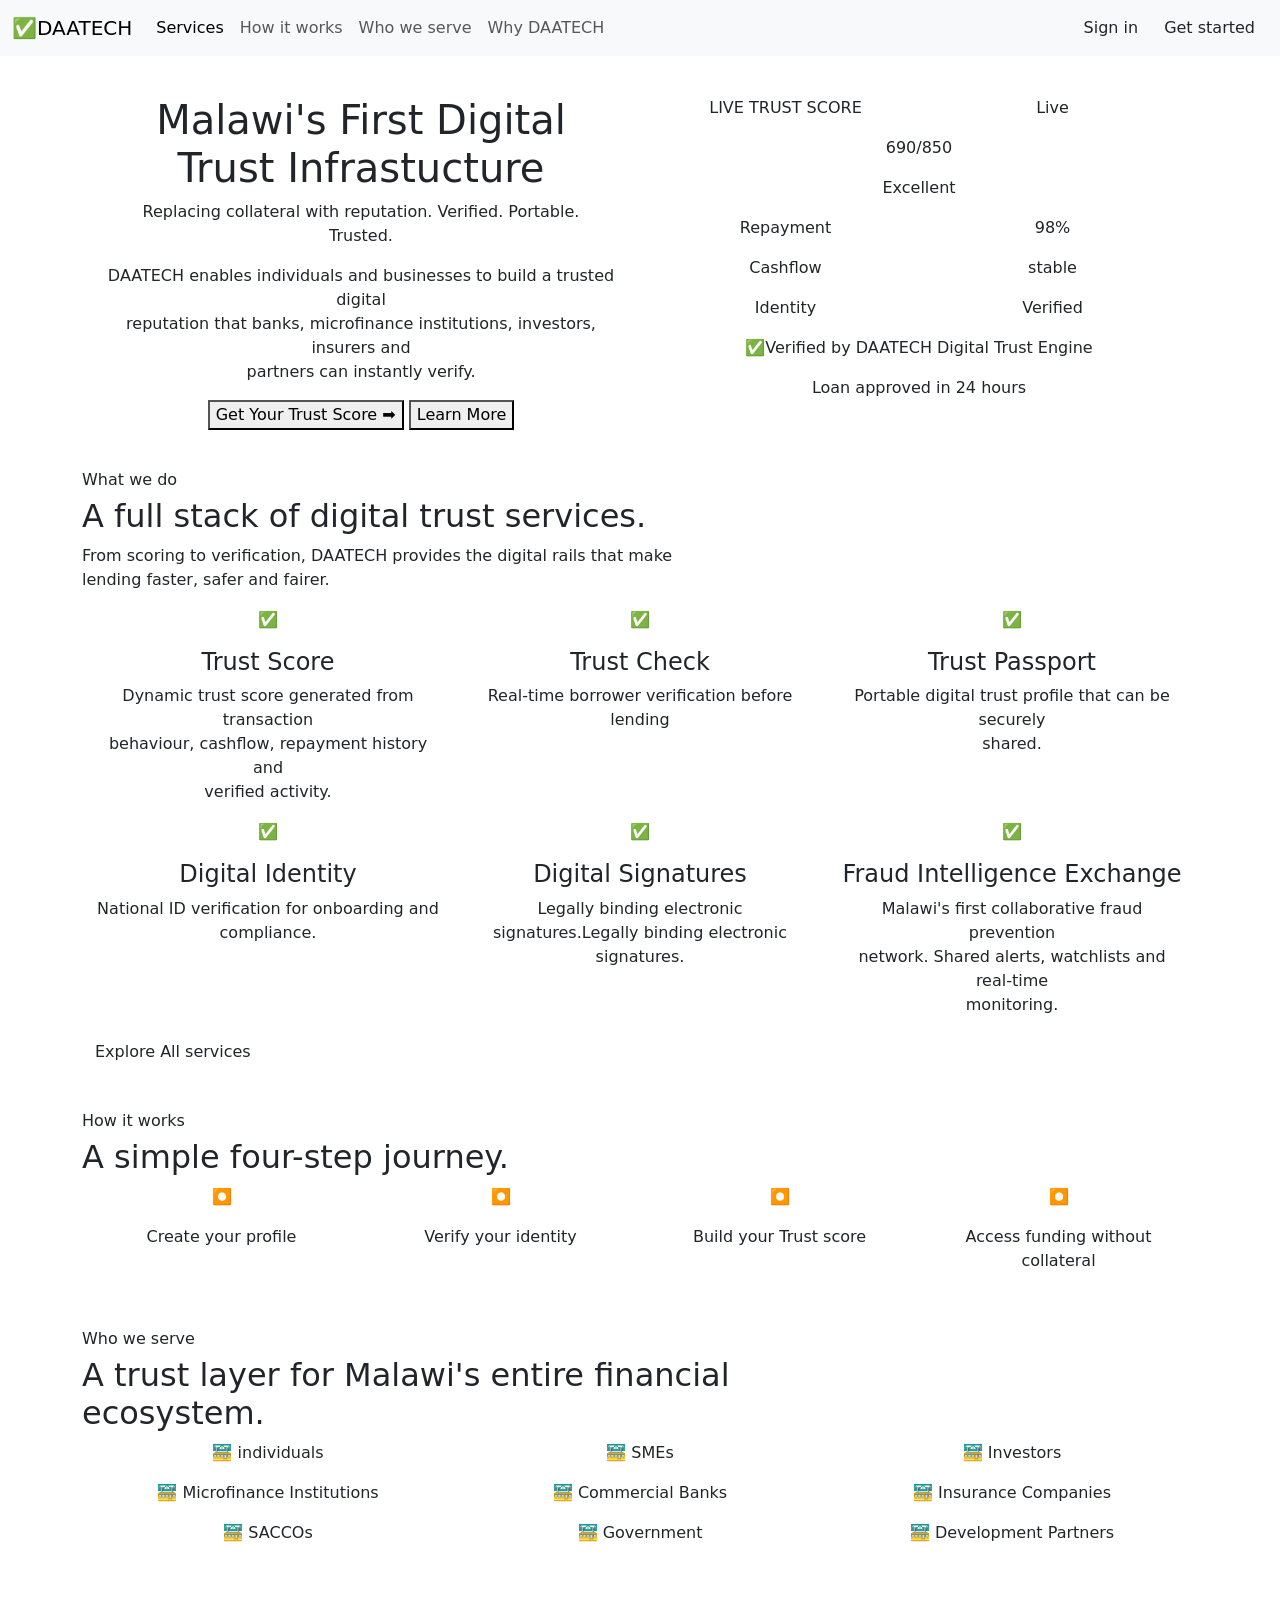
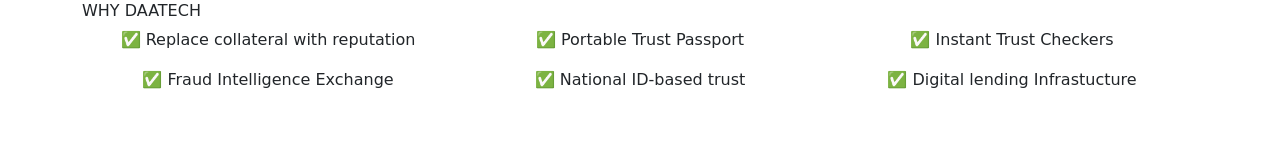
<file: daatech/home/templates/home/index.html>
<!doctype html>
<html lang="en">
  <head>
    <style>
        section{
            margin: 40px 0;
        }
    </style>
    <meta charset="utf-8">
    <meta name="viewport" content="width=device-width, initial-scale=1">
    <title>Daatech</title>
    <link href="https://cdn.jsdelivr.net/npm/bootstrap@5.3.8/dist/css/bootstrap.min.css" rel="stylesheet" integrity="sha384-sRIl4kxILFvY47J16cr9ZwB07vP4J8+LH7qKQnuqkuIAvNWLzeN8tE5YBujZqJLB" crossorigin="anonymous">
  </head>
  <body>

    <nav class="navbar navbar-expand-lg bg-body-tertiary">
        <div class="container-fluid">
            <button class="navbar-toggler" type="button" data-bs-toggle="collapse" data-bs-target="#navbarTogglerDemo01" aria-controls="navbarTogglerDemo01" aria-expanded="false" aria-label="Toggle navigation">
            <span class="navbar-toggler-icon"></span>
            </button>
            <div class="collapse navbar-collapse" id="navbarTogglerDemo01">
            <a class="navbar-brand" href="#">✅DAATECH</a>
            <ul class="navbar-nav me-auto mb-2 mb-lg-0">
                <li class="nav-item">
                <a class="nav-link active" href="#">Services</a>
                </li>
                <li class="nav-item">
                <a class="nav-link" href="#">How it works</a>
                </li>
                <li class="nav-item">
                <a class="nav-link" href="#" >Who we serve</a>
                </li>
                <li class="nav-item">
                <a class="nav-link" href="#" >Why DAATECH</a>
                </li>
            </ul>
            <button type="button" class="btn">Sign in</button>
            <button type="button" class="btn">Get started</button>
            </div>
            </div>
    </nav>

    <section>
        <div class="container">
            <div class="container text-center">
                <div class="row">
                    <div class="col">
                    <div class="container">
                        <h1>Malawi's First Digital <br>Trust Infrastucture</h1>
                        <p>Replacing collateral with reputation. Verified. Portable. <br>Trusted.  </p>
                        <p>
                            DAATECH enables individuals and businesses to build a trusted digital <br>
                             reputation that banks, microfinance institutions, investors, insurers and <br>
                              partners can instantly verify.
                        </p>
                        <button>Get Your Trust Score ➡️</button>
                        <button>Learn More</button>
                    </div>
                    </div>
                    <div class="col">
                    <div class="container">
                        <div class="row">
                            <div class="col">
                                <p>LIVE TRUST SCORE</p>
                            </div>
                            <div class="col">
                                 <p>Live</p>
                            </div>
                        </div>
                        <p><span>690</span>/850</p>
                        <p>Excellent</p>
                        <div></div>
                        <div class="row">
                            <div class="col">
                                <p>Repayment</p>
                            </div>
                            <div class="col">
                                 <p>98%</p>
                            </div>
                        </div>
                        <div class="row">
                            <div class="col">
                                <p>Cashflow</p>
                            </div>
                            <div class="col">
                                 <p>stable</p>
                            </div>
                        </div>
                        <div class="row">
                            <div class="col">
                                <p>Identity</p>
                            </div>
                            <div class="col">
                                 <p>Verified</p>
                            </div>
                        </div>
                        <p>✅Verified by DAATECH Digital Trust Engine</p>
                        <p>Loan approved in 24 hours</p>
                    </div>
                    </div>
                </div>
            </div>
        </div>
    </section>

    <section>
        <div class="container">
            <h6>What we do</h6>
        <h2>A full stack of digital trust services.</h2>
        <p>From scoring to verification, DAATECH provides the digital rails that make <br>lending faster, safer and fairer.</p>
            <div class="container text-center">
            <div class="row">
                <div class="col">
                    <p>✅</p>
                    <h4>Trust Score</h4>
                    <p>Dynamic trust score generated from transaction <br>
                        behaviour, cashflow, repayment history and <br>verified activity.</p>
                </div>
                <div class="col">
                    <p>✅</p>
                    <h4>Trust Check</h4>
                    <p>Real-time borrower verification before lending</p>
                </div>
                <div class="col">
                    <p>✅</p>
                    <h4>Trust Passport</h4>
                    <p>Portable digital trust profile that can be securely <br>shared.</p>
                </div>
                </div>

                 <div class="row">
                <div class="col">
                    <p>✅</p>
                    <h4>Digital Identity</h4>
                    <p>National ID verification for onboarding and <br>compliance.</p>
                </div>
                <div class="col">
                    <p>✅</p>
                    <h4>Digital Signatures</h4>
                    <p>Legally binding electronic signatures.Legally binding electronic signatures.</p>
                </div>
                <div class="col">
                    <p>✅</p>
                    <h4>Fraud Intelligence Exchange</h4>
                    <p>Malawi's first collaborative fraud prevention <br>network. Shared alerts, watchlists and real-time <br>monitoring.</p>
                </div>
                </div>
            </div>
            <button class="btn">Explore All services</button>
            </div>
    </section>

    <section>
        <div class="container">
            <h6>How it works</h6>
            <h2>A simple four-step journey.</h2>

            <div class="container text-center">
                <div class="row">
                    <div class="col">
                        <p>⏺️</p>
                        <p>Create your profile</p>
                    </div>
                    <div class="col">
                        <p>⏺️</p>
                        <p>Verify your identity</p>
                    </div>
                    <div class="col">
                        <p>⏺️</p>
                        <p>Build your Trust score</p>
                    </div>
                    <div class="col">
                        <p>⏺️</p>
                        <p>Access funding without collateral</p>
                    </div>
                </div>
            </div>
        </div>
    </section>

    <section>
        <div class="container">
            <h6>Who we serve</h6>
            <h2>A trust layer for Malawi's entire financial <br>ecosystem.</h2>
            <div class="container text-center">
                <div class="row">
                    <div class="col">
                        <P>🚟  individuals</P>
                    </div>
                    <div class="col">
                        <P>🚟  SMEs</P>
                    </div>
                    <div class="col">
                        <P>🚟  Investors</P>
                    </div>
                </div>
                <div class="row">
                    <div class="col">
                        <P>🚟  Microfinance Institutions</P>
                    </div>
                    <div class="col">
                        <P>🚟  Commercial Banks</P>
                    </div>
                    <div class="col">
                        <P>🚟  Insurance Companies</P>
                    </div>
                </div>
                <div class="row">
                    <div class="col">
                        <P>🚟  SACCOs</P>
                    </div>
                    <div class="col">
                        <P>🚟  Government</P>
                    </div>
                    <div class="col">
                        <P>🚟  Development Partners</P>
                    </div>
                </div>
            </div>
        </div>
    </section>

    <section>
        <div class="container">
            <h6>WHY DAATECH</h6>
            <div class="container text-center">
                <div class="row">
                    <div class="col">
                        <P>✅  Replace collateral with reputation</P>
                    </div>
                    <div class="col">
                        <P>✅  Portable Trust Passport</P>
                    </div>
                    <div class="col">
                        <P>✅  Instant Trust Checkers</P>
                    </div>
                </div>
                <div class="row">
                    <div class="col">
                        <P>✅  Fraud Intelligence Exchange</P>
                    </div>
                    <div class="col">
                        <P>✅  National ID-based trust</P>
                    </div>
                    <div class="col">
                        <P>✅  Digital lending Infrastucture</P>
                    </div>
                </div>
            </div>
        </div>
    </section>
    <script src="https://cdn.jsdelivr.net/npm/@popperjs/core@2.11.8/dist/umd/popper.min.js" integrity="sha384-I7E8VVD/ismYTF4hNIPjVp/Zjvgyol6VFvRkX/vR+Vc4jQkC+hVqc2pM8ODewa9r" crossorigin="anonymous"></script>
    <script src="https://cdn.jsdelivr.net/npm/bootstrap@5.3.8/dist/js/bootstrap.min.js" integrity="sha384-G/EV+4j2dNv+tEPo3++6LCgdCROaejBqfUeNjuKAiuXbjrxilcCdDz6ZAVfHWe1Y" crossorigin="anonymous"></script>
    <script src="https://cdn.jsdelivr.net/npm/bootstrap@5.3.8/dist/js/bootstrap.bundle.min.js" integrity="sha384-FKyoEForCGlyvwx9Hj09JcYn3nv7wiPVlz7YYwJrWVcXK/BmnVDxM+D2scQbITxI" crossorigin="anonymous"></script>
  </body>
</html>
</file>
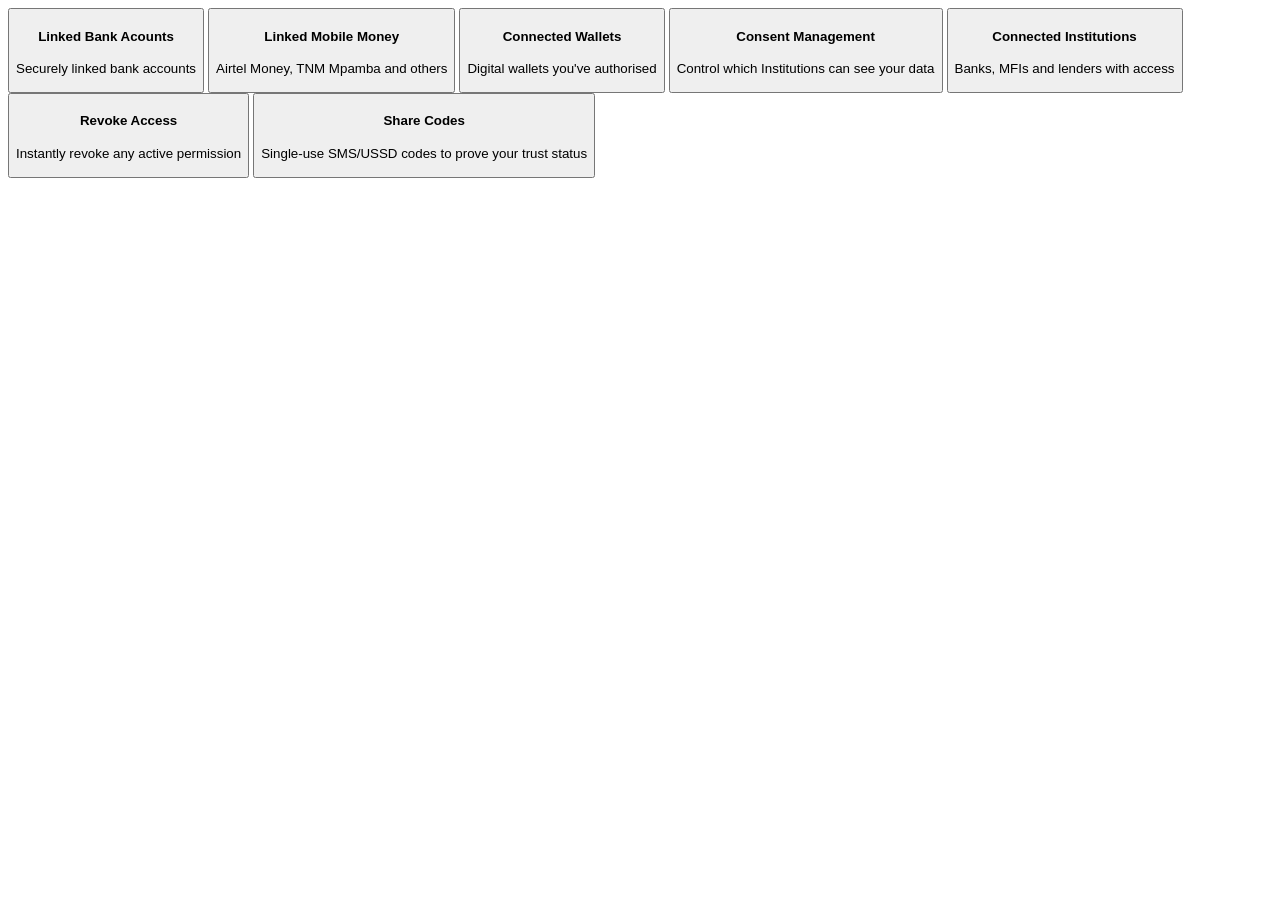
<file: tries/index1.html>
<!DOCTYPE html>
<html lang="en">
<head>
    <meta charset="UTF-8">
    <meta name="viewport" content="width=device-width, initial-scale=1.0">
    <title>Document</title>
    <style>
        .content {
    display: none;
}
    </style>
</head>
<body>
    <div class="col-4">
        <button onclick="showContent('bank')">
            <h4>Linked Bank Acounts</h4>
            <p>Securely linked bank accounts</p>
        </button>
        <button onclick="showContent('mobileMoney')">
            <h4>Linked Mobile Money</h4>
            <p>Airtel Money, TNM Mpamba and others</p>
        </button>
        <button onclick="showContent('wallets')">
            <h4>Connected Wallets</h4>
            <p>Digital wallets you've authorised</p>
        </button>
        <button onclick="showContent('Consent')">
            <h4>Consent Management</h4>
            <p>Control which Institutions can see your data</p>
        </button>
        <button onclick="showContent('Institution')">
            <h4>Connected Institutions</h4>
            <p>Banks, MFIs and lenders with access</p>
        </button>
        <button onclick="showContent('RevokeAccess')">
            <h4>Revoke Access</h4>
            <p>Instantly revoke any active permission</p>
        </button>
        <button onclick="showContent('ShareCodes')">
            <h4>Share Codes</h4>
            <p>Single-use SMS/USSD codes to prove your trust status</p>
        </button>
    </div>

    <div id="bank" class="content col-8">
         <h3>Linked Bank Accounts</h3>
        <p>securely linked bank accounts</p>
        <hr>
        <div>
            <input type="search">
            <button>Filter</button>
            <button>Export</button>
            <button>Link new account</button>
        </div>
        <div>
            <div>
                <p>Institution</p>
                <p>Account</p>
                <p>Type</p>
                <p>Status</p>
                <p>Last sync</p>
            </div>
        </div>
    </div>
    <div id="mobileMoney" class="content col-8">
        <h3>Linked Mobile Money Accounts</h3>
    </div>
    <div id="wallets" class="content col-8">
        <h3>Wallets</h3>
    </div>
    <div id="Consent" class="content col-8">
        <h3>Consent</h3>
    </div>
    <div id="Institution" class="content col-8">
        <h3>Institution</h3>
    </div>
    <div id="RevokeAccess" class="content col-8">
        <h3>Revoke Access</h3>
    </div>
    <div id="ShareCodes" class="content col-8">
        <h3>Share Codes</h3>
    </div>

<script src="script.js"></script>
</body>
</html>
</file>
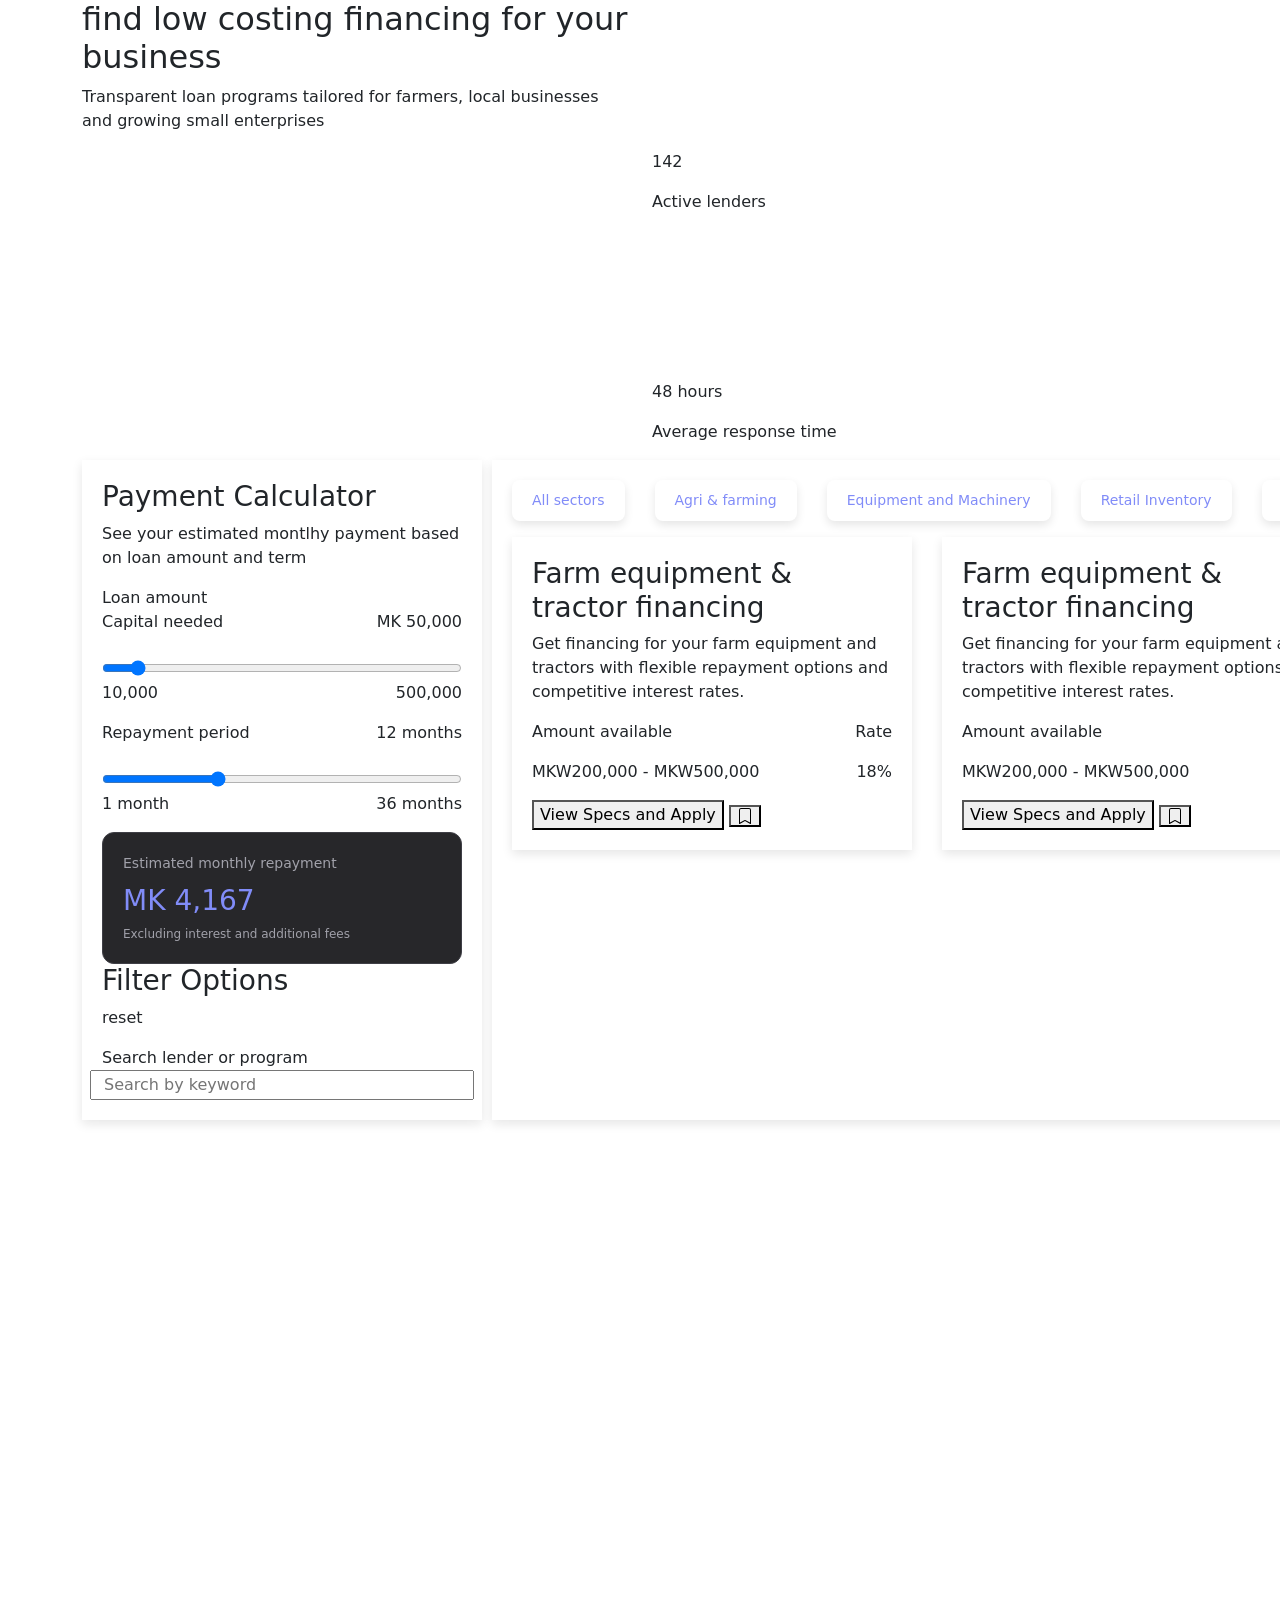
<file: daatech/dashboard/templates/dashboard/market2.html>
<html lang="en">
<head>
    <meta charset="UTF-8">
    <meta name="viewport" content="width=device-width, initial-scale=1.0">
    <title>Document</title>
    <link rel="stylesheet" href="marketstyles.css">
    <link href="https://cdn.jsdelivr.net/npm/bootstrap@5.3.8/dist/css/bootstrap.min.css" rel="stylesheet" integrity="sha384-sRIl4kxILFvY47J16cr9ZwB07vP4J8+LH7qKQnuqkuIAvNWLzeN8tE5YBujZqJLB" crossorigin="anonymous">   
</head>
<body>
<div class="container">
    <div class="row">
        <div class="col">
            <h2>find low costing financing for your business</h2>
            <p>Transparent loan programs tailored for farmers, local businesses and growing small enterprises</p>
        </div>
        <div class="col">
            <div class="row">
                <div class="col">
                    <svg>icon</svg>
                    <div>
                        <p>142</p>
                        <p>Active lenders</p>
                    </div>
                </div>
                <div class="col">
                    <svg>icon</svg>
                    <div>
                        <p>48 hours</p>
                        <p>Average response time</p>
                    </div>
                </div>
            </div>
        </div>
    </div>
</div>  
<div class="container" id="market-main">
    <div class="market-left">
        <div class="row">
            <h3 style="white-space: nowrap;">Payment Calculator</h3>
            <p>See your estimated montlhy payment based on loan amount and term</p>
            
            <div class="loan-calculator">

                <div class="slider-group">
                    <label>Loan amount</label>
                    <div class="amount-display">
                        <p>Capital needed</p>
                        <p id="amount">MK 10,000</p>
                    </div>
                    <input type="range" id="amountSlider" min="10000" max="500000" step="5000" value="50000">
                    <div class="slider-labels">
                        <p>10,000</p>
                        <p>500,000</p>
                    </div>
                </div>

                <div class="slider-group">
                    <div class="amount-display">
                        <p>Repayment period</p>
                        <p id="period">12 months</p>
                    </div>
                    <input type="range" id="periodSlider" min="1" max="36" step="1" value="12">
                    <div class="slider-labels">
                        <p>1 month</p>
                        <p>36 months</p>
                    </div>
                </div>

                <!-- Estimated Monthly Repayment -->
                <div class="repayment-box">
                    <p>Estimated monthly repayment</p>
                    <h2 id="monthlyRepayment">MK 4,167</h2>
                    <small>Excluding interest and additional fees</small>
                </div>

            </div>
 
        </div>
        <div class="row">
            <div class="filter-top">
                <h3>Filter Options</h3>
                <p>reset</p>
            </div>
            <label>Search lender or program</label>
            <input type="text" placeholder="Search by keyword">

        </div>
        
    </div>
    <div class="market-right">
        <div class="market-categories">
            <a href="#"><p>All sectors</p></a>
            <a href="#"><p>Agri & farming</p></a>
            <a href="#"><p>Equipment and Machinery</p></a>
            <a href="#"><p>Retail Inventory</p></a>
            <a href="#"><p>Invoice factoring</p></a>
            <!-- <a href="#"><p>Women-Led Micro-enterprises</p></a> -->
        </div>
        <div class="listing-card-tray">
            <div class="listing-card">
                <h3>Farm equipment & tractor financing</h3>
                <p>Get financing for your farm equipment and tractors with flexible repayment options and competitive interest rates.</p>
                <div>
                    <p>Amount available</p>
                    <p>Rate</p>
                </div>
                <div>
                    <p>MKW200,000 - MKW500,000</p>
                    <p>18%</p>
                </div>
                <button>View Specs and Apply</button>
                <button>
                   <svg xmlns="http://www.w3.org/2000/svg" width="16" height="16" fill="currentColor" class="bi bi-bookmark" viewBox="0 0 16 16">
                        <path d="M2 2a2 2 0 0 1 2-2h8a2 2 0 0 1 2 2v13.5a.5.5 0 0 1-.777.416L8 13.101l-5.223 2.815A.5.5 0 0 1 2 15.5zm2-1a1 1 0 0 0-1 1v12.566l4.723-2.482a.5.5 0 0 1 .554 0L13 14.566V2a1 1 0 0 0-1-1z"/>
                    </svg>
                </button>
            </div>
            <div class="listing-card">
                <h3>Farm equipment & tractor financing</h3>
                <p>Get financing for your farm equipment and tractors with flexible repayment options and competitive interest rates.</p>
                <div>
                    <p>Amount available</p>
                    <p>Rate</p>
                </div>
                <div>
                    <p>MKW200,000 - MKW500,000</p>
                    <p>18%</p>
                </div>
                <button>View Specs and Apply</button>
                <button>
                   <svg xmlns="http://www.w3.org/2000/svg" width="16" height="16" fill="currentColor" class="bi bi-bookmark" viewBox="0 0 16 16">
                        <path d="M2 2a2 2 0 0 1 2-2h8a2 2 0 0 1 2 2v13.5a.5.5 0 0 1-.777.416L8 13.101l-5.223 2.815A.5.5 0 0 1 2 15.5zm2-1a1 1 0 0 0-1 1v12.566l4.723-2.482a.5.5 0 0 1 .554 0L13 14.566V2a1 1 0 0 0-1-1z"/>
                    </svg>
                </button>
            </div>
        </div>
    </div>
</div> 
<script>
  
    const amountSlider = document.getElementById("amountSlider");
    const amountDisplay = document.getElementById("amount");

    const periodSlider = document.getElementById("periodSlider");
    const periodDisplay = document.getElementById("period");

    const repaymentDisplay = document.getElementById("monthlyRepayment");

    function updateCalculator() {
        const amount = Number(amountSlider.value);
        const months = Number(periodSlider.value);

        // Update loan amount
        amountDisplay.textContent =
            "MK " + amount.toLocaleString("en-US");

        // Update repayment period
        periodDisplay.textContent =
            months + (months === 1 ? " month" : " months");

        // Calculate estimated monthly repayment
        const monthlyRepayment = amount / months;

        repaymentDisplay.textContent =
            "MK " + Math.ceil(monthlyRepayment)
                .toLocaleString("en-US");
    }

    // Update when either slider moves
    amountSlider.addEventListener("input", updateCalculator);
    periodSlider.addEventListener("input", updateCalculator);

    // Set correct initial values
    updateCalculator();

</script> 
</body>
</html>
</file>
<file: daatech/dashboard/templates/dashboard/marketstyles.css>
html, body {
  width: 100%;
  overflow-x: hidden;
  padding-bottom: 500px;
}

#market-main{
    display: grid;
    grid-template-columns: 400px 1fr;
    gap: 10px;
}
.market-right{
    box-shadow: 0 4px 10px rgba(16, 15, 15, 0.1);
    max-width: 100%;
    padding: 20px;
}
.market-left{
    box-shadow: 0 4px 10px rgba(16, 15, 15, 0.1);
    width: 100%;
    padding: 20px;
}
.market-categories{
    display: flex;
    gap: 30px; 
    max-width: 100%;
}
.market-categories a{
    text-decoration: none;
}
.market-categories a p{
    
    color: #818cf8;
    font-size: 14px;
    font-weight: 500;
    box-shadow: 0 4px 10px rgba(0, 0, 0, 0.1);
    height: wrap;
    padding: 10px 20px;
    white-space: nowrap;
    border-radius: 8px;
}
.amount-display {
    display: flex;
    justify-content: space-between;
    align-items: center;
    margin-bottom: 10px;
}
.slider-group input[type="range"] {
    width: 100%;
}
.slider-labels {
    display: flex;
    justify-content: space-between;
    margin-top: 5px;
}
.repayment-box {
    padding: 20px;
    border-radius: 12px;
    background: #27272a;
    border: 1px solid #3f3f46;
}

.repayment-box p {
    margin: 0 0 10px;
    color: #a1a1aa;
    font-size: 14px;
}

.repayment-box h2 {
    margin: 0 0 8px;
    color: #818cf8;
    font-size: 28px;
}

.repayment-box small {
    color: #a1a1aa;
    font-size: 12px;
}
.listing-card-tray{
    display: grid;
    grid-template-columns: repeat(auto-fit, minmax(200px, 400px));
    gap: 30px;
}
.listing-card{
    box-shadow: 0 4px 10px rgba(0, 0, 0, 0.1);
    padding: 20px;
    max-width: 400px;
}
.listing-card div{
    display: flex;
    justify-content: space-between;
}
</file>
